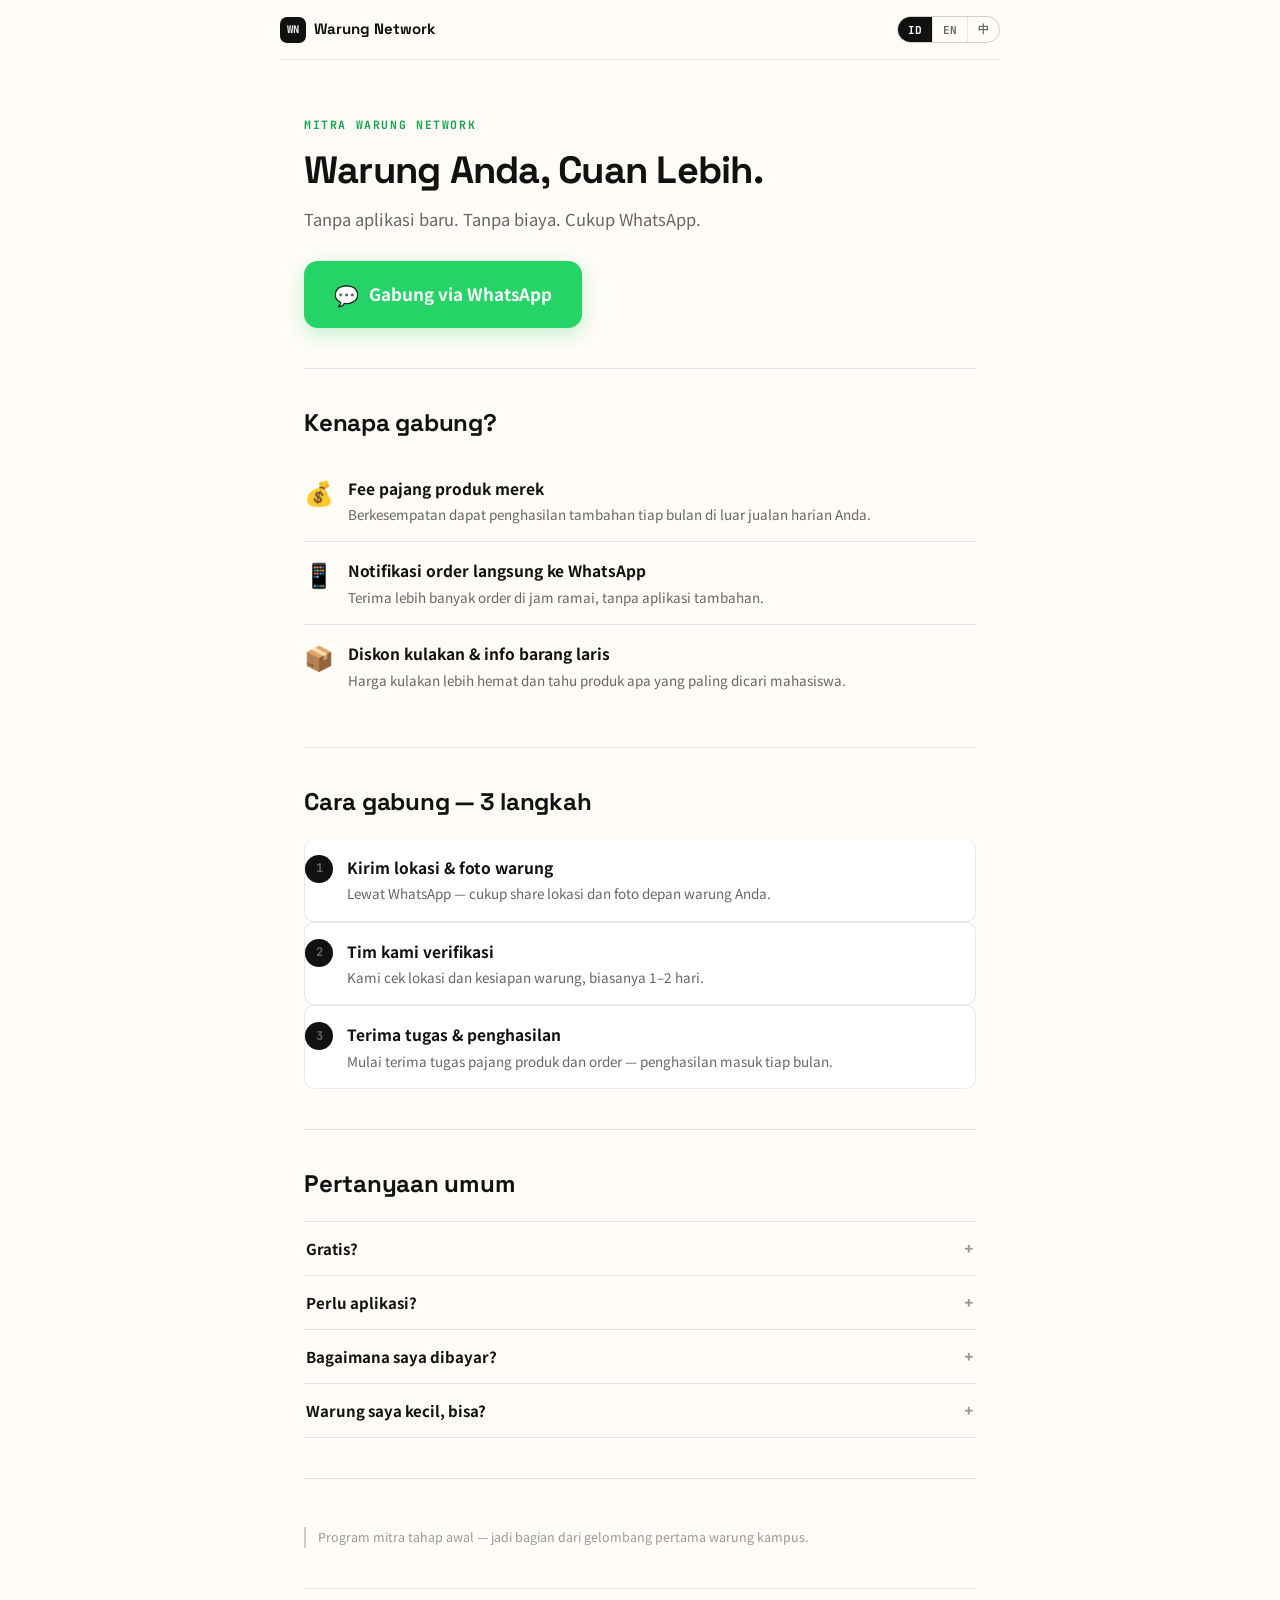
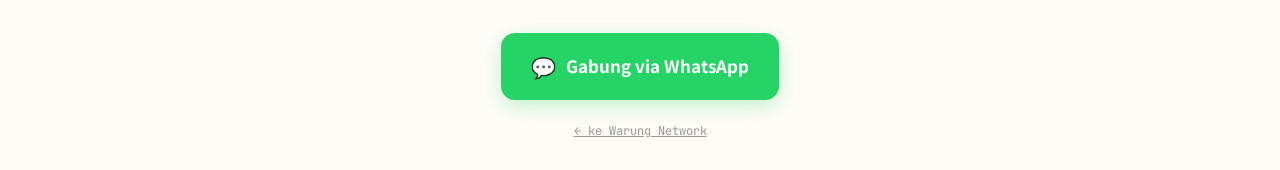
<file: mitra.html>
<!DOCTYPE html>
<html lang="id">
<head>
  <meta charset="UTF-8">
  <meta name="viewport" content="width=device-width, initial-scale=1.0">
  <!-- description 由 mitra.js 随语言切换更新（key: meta.desc），默认印尼语 -->
  <meta name="description" content="Gabung Mitra Warung Network — tanpa aplikasi baru, tanpa biaya, cukup WhatsApp. Program mitra tahap awal untuk warung kampus.">
  <title>Mitra Warung Network — Warung Anda, Cuan Lebih</title>

  <!-- 字体与主站一致：Space Grotesk + JetBrains Mono + Noto Sans SC -->
  <link rel="preconnect" href="https://fonts.googleapis.com">
  <link rel="preconnect" href="https://fonts.gstatic.com" crossorigin>
  <link href="https://fonts.googleapis.com/css2?family=Space+Grotesk:wght@500;700&family=JetBrains+Mono:wght@500;700&family=Noto+Sans+SC:wght@400;500;700;900&display=swap" rel="stylesheet">

  <!-- 本地资源带版本号（与主站同步递增） -->
  <link rel="stylesheet" href="assets/css/style.css?v=9">
</head>
<body class="mitra">

  <!-- 顶栏：小 logo（回主站）+ 小号语言切换 ID | EN | 中 -->
  <header class="mitra-top container">
    <a class="mitra-top__brand" href="index.html">
      <span class="mitra-top__logo" aria-hidden="true">WN</span>
      Warung Network
    </a>
    <div class="lang-switch lang-switch--sm" id="langSwitch" role="group" aria-label="Bahasa / Language / 语言">
      <button type="button" data-lang="id" class="active">ID</button>
      <button type="button" data-lang="en">EN</button>
      <button type="button" data-lang="zh">中</button>
    </div>
  </header>

  <main class="container">

    <!-- 1. Hero -->
    <section class="mitra-hero">
      <div class="mitra-hero__eyebrow" data-i18n="hero.eyebrow">Mitra Warung Network</div>
      <h1 class="mitra-hero__title" data-i18n="hero.title">Warung Anda, Cuan Lebih.</h1>
      <p class="mitra-hero__sub" data-i18n="hero.sub">Tanpa aplikasi baru. Tanpa biaya. Cukup WhatsApp.</p>
      <a class="btn--wa js-wa-cta" href="#" target="_blank" rel="noopener">
        <span class="wa-ic" aria-hidden="true">💬</span>
        <span data-i18n="cta.wa">Gabung via WhatsApp</span>
      </a>
    </section>

    <!-- 2. 三个好处 -->
    <section class="mitra-section">
      <h2 class="mitra-section__title" data-i18n="benefits.title">Kenapa gabung?</h2>
      <div class="benefit">
        <span class="benefit__icon" aria-hidden="true">💰</span>
        <div>
          <div class="benefit__title" data-i18n="b1.title">Fee pajang produk merek</div>
          <div class="benefit__desc" data-i18n="b1.desc">Berkesempatan dapat penghasilan tambahan tiap bulan di luar jualan harian Anda.</div>
        </div>
      </div>
      <div class="benefit">
        <span class="benefit__icon" aria-hidden="true">📱</span>
        <div>
          <div class="benefit__title" data-i18n="b2.title">Notifikasi order langsung ke WhatsApp</div>
          <div class="benefit__desc" data-i18n="b2.desc">Terima lebih banyak order di jam ramai, tanpa aplikasi tambahan.</div>
        </div>
      </div>
      <div class="benefit">
        <span class="benefit__icon" aria-hidden="true">📦</span>
        <div>
          <div class="benefit__title" data-i18n="b3.title">Diskon kulakan & info barang laris</div>
          <div class="benefit__desc" data-i18n="b3.desc">Harga kulakan lebih hemat dan tahu produk apa yang paling dicari mahasiswa.</div>
        </div>
      </div>
    </section>

    <!-- 3. 三步加入 -->
    <section class="mitra-section">
      <h2 class="mitra-section__title" data-i18n="steps.title">Cara gabung — 3 langkah</h2>
      <div class="step">
        <span class="step__num">1</span>
        <div>
          <div class="step__title" data-i18n="s1.title">Kirim lokasi & foto warung</div>
          <div class="step__desc" data-i18n="s1.desc">Lewat WhatsApp — cukup share lokasi dan foto depan warung Anda.</div>
        </div>
      </div>
      <div class="step">
        <span class="step__num">2</span>
        <div>
          <div class="step__title" data-i18n="s2.title">Tim kami verifikasi</div>
          <div class="step__desc" data-i18n="s2.desc">Kami cek lokasi dan kesiapan warung, biasanya 1–2 hari.</div>
        </div>
      </div>
      <div class="step">
        <span class="step__num">3</span>
        <div>
          <div class="step__title" data-i18n="s3.title">Terima tugas & penghasilan</div>
          <div class="step__desc" data-i18n="s3.desc">Mulai terima tugas pajang produk dan order — penghasilan masuk tiap bulan.</div>
        </div>
      </div>
    </section>

    <!-- 4. FAQ 手风琴 -->
    <section class="mitra-section">
      <h2 class="mitra-section__title" data-i18n="faq.title">Pertanyaan umum</h2>
      <div class="faq-item">
        <button type="button" class="faq-q" aria-expanded="false">
          <span data-i18n="faq.q1">Gratis?</span>
          <span class="faq-ic" aria-hidden="true">+</span>
        </button>
        <div class="faq-a" hidden data-i18n="faq.a1">Ya, 100% gratis. Tidak ada biaya pendaftaran maupun biaya bulanan.</div>
      </div>
      <div class="faq-item">
        <button type="button" class="faq-q" aria-expanded="false">
          <span data-i18n="faq.q2">Perlu aplikasi?</span>
          <span class="faq-ic" aria-hidden="true">+</span>
        </button>
        <div class="faq-a" hidden data-i18n="faq.a2">Tidak perlu. Semua berjalan lewat WhatsApp yang sudah Anda pakai sehari-hari.</div>
      </div>
      <div class="faq-item">
        <button type="button" class="faq-q" aria-expanded="false">
          <span data-i18n="faq.q3">Bagaimana saya dibayar?</span>
          <span class="faq-ic" aria-hidden="true">+</span>
        </button>
        <div class="faq-a" hidden data-i18n="faq.a3">Transfer via QRIS / DANA, dihitung dan dibayarkan setiap bulan.</div>
      </div>
      <div class="faq-item">
        <button type="button" class="faq-q" aria-expanded="false">
          <span data-i18n="faq.q4">Warung saya kecil, bisa?</span>
          <span class="faq-ic" aria-hidden="true">+</span>
        </button>
        <div class="faq-a" hidden data-i18n="faq.a4">Bisa. Selama warung Anda berada dalam radius 1 km dari kampus, Anda bisa mendaftar.</div>
      </div>
    </section>

    <!-- 5. 诚实声明 -->
    <section class="mitra-section">
      <p class="mitra-honest" data-i18n="honest">Program mitra tahap awal — jadi bagian dari gelombang pertama warung kampus.</p>
    </section>

    <!-- 6. 底部大 CTA + 回主站 -->
    <section class="mitra-bottom">
      <a class="btn--wa js-wa-cta" href="#" target="_blank" rel="noopener">
        <span class="wa-ic" aria-hidden="true">💬</span>
        <span data-i18n="cta.wa">Gabung via WhatsApp</span>
      </a>
      <br>
      <a class="mitra-home" href="index.html" data-i18n="home">← ke Warung Network</a>
    </section>

  </main>

  <script src="assets/js/data.js?v=9"></script>
  <script src="assets/js/mitra.js?v=9"></script>
</body>
</html>
</file>
<file: assets/css/style.css>
/* ============================================================
 * Warung Network — 全站样式（v3 白色 Grok 风 + 三语切换）
 * 设计：纯白/近白底 · 近黑文字 · 1px 细分隔线 · 大量留白
 *   黑白为主，强调色 #E8611C 仅极少量点缀（Hero 关键词）
 *   标题 Space Grotesk · 正文 Noto Sans SC · 数据 JetBrains Mono
 * ============================================================ */

:root {
  --bg: #FFFFFF;
  --bg-raised: #FAFAFA;
  --bg-card: #FFFFFF;
  --text: #111111;
  --text-dim: #666666;
  --text-faint: #999999;
  --line: rgba(0, 0, 0, .09);
  --line-strong: rgba(0, 0, 0, .18);
  --accent: #E8611C;              /* 极少量点缀：Hero 关键词 */
  --green: #16A34A;
  --green-dim: rgba(22, 163, 74, .08);
  --radius: 10px;
  --font-display: 'Space Grotesk', 'Noto Sans SC', -apple-system, 'Segoe UI', sans-serif;
  --font-body: 'Noto Sans SC', 'PingFang SC', 'Microsoft YaHei', sans-serif;
  --font-mono: 'JetBrains Mono', 'SFMono-Regular', Consolas, monospace;
}

* { margin: 0; padding: 0; box-sizing: border-box; }

html { scroll-behavior: smooth; }

body {
  font-family: var(--font-body);
  color: var(--text);
  background: var(--bg);
  line-height: 1.65;
  -webkit-font-smoothing: antialiased;
}

.container { max-width: 1120px; margin: 0 auto; padding: 0 24px; }

h1, h2, h3 {
  font-family: var(--font-display);
  font-weight: 700;
  line-height: 1.2;
  letter-spacing: -.01em;
}

::selection { background: #111; color: #fff; }

/* ---------- 滚动渐显（IntersectionObserver 驱动，300ms ease-out） ---------- */
.reveal {
  opacity: 0;
  transform: translateY(12px);
  transition: opacity .3s ease-out, transform .3s ease-out;
}
.reveal.reveal-in { opacity: 1; transform: none; }

/* ---------- 按钮：黑白体系（CTA 黑底白字） ---------- */
.btn {
  display: inline-block;
  padding: 14px 28px;
  border-radius: 8px;
  font-weight: 700;
  font-size: 15px;
  text-decoration: none;
  transition: background .18s ease, border-color .18s ease, transform .18s ease, color .18s ease;
  cursor: pointer;
  border: 1px solid transparent;
}
.btn--primary {
  background: var(--text);
  color: #fff;
}
.btn--primary:hover { background: #333; transform: translateY(-2px); }
.btn--ghost {
  background: transparent;
  color: var(--text);
  border-color: var(--line-strong);
}
.btn--ghost:hover { border-color: var(--text); transform: translateY(-2px); }
.btn--light {
  background: transparent;
  color: var(--text);
  border-color: var(--line-strong);
  font-family: var(--font-mono);
  font-size: 14px;
}
.btn--light:hover { border-color: var(--text); transform: translateY(-2px); }
.btn--sm { padding: 9px 20px; font-size: 14px; }

/* ---------- 导航：白色半透明毛玻璃 + 底部 1px 细线 ---------- */
.nav {
  position: fixed;
  inset: 0 0 auto 0;
  z-index: 1000;
  background: rgba(255, 255, 255, .78);
  backdrop-filter: blur(14px);
  -webkit-backdrop-filter: blur(14px);
  border-bottom: 1px solid var(--line);
}
.nav__inner { display: flex; align-items: center; gap: 20px; height: 60px; }
.nav__brand { display: flex; align-items: center; gap: 10px; text-decoration: none; color: var(--text); }
.nav__logo {
  width: 32px; height: 32px; border-radius: 7px;
  background: var(--text);
  color: #fff;
  display: grid; place-items: center;
  font-family: var(--font-display); font-weight: 700; font-size: 13px;
}
.nav__name { font-family: var(--font-display); font-weight: 700; font-size: 16px; line-height: 1.1; }
.nav__sub {
  display: block; font-size: 10.5px; font-weight: 500;
  color: var(--text-faint); letter-spacing: .12em;
  font-family: var(--font-mono);
}
.nav__links { display: flex; gap: 24px; margin-left: auto; }
.nav__links a {
  color: var(--text-dim); text-decoration: none; font-size: 14px; font-weight: 500;
  transition: color .15s ease;
}
.nav__links a:hover, .nav__links a.active { color: var(--text); }
.nav__cta { white-space: nowrap; }
.nav__toggle { display: none; }

/* ---------- 语言切换器：文字按钮组，当前语言黑底白字 ---------- */
.lang-switch {
  display: flex;
  border: 1px solid var(--line-strong);
  border-radius: 999px;
  overflow: hidden;
  flex: none;
}
.lang-switch button {
  appearance: none;
  background: transparent;
  border: none;
  padding: 6px 12px;
  font-family: var(--font-mono);
  font-size: 12px; font-weight: 700;
  color: var(--text-dim);
  cursor: pointer;
  transition: background .15s ease, color .15s ease;
}
.lang-switch button + button { border-left: 1px solid var(--line); }
.lang-switch button:hover { color: var(--text); }
.lang-switch button.active { background: var(--text); color: #fff; }

/* ---------- Hero：大字标题 + 极简排版 + 底部细数据带 ---------- */
.hero { padding: 176px 0 0; background: var(--bg); }
.hero__inner { max-width: 820px; }
.hero__eyebrow {
  display: inline-block;
  font-family: var(--font-mono);
  font-weight: 500; font-size: 12px; letter-spacing: .18em;
  text-transform: uppercase;
  color: var(--text-dim);
  border: 1px solid var(--line);
  padding: 6px 14px; border-radius: 999px;
  margin-bottom: 28px;
}
.hero__title {
  font-size: clamp(2.5rem, 6vw, 4.5rem);
  font-weight: 700;
  color: var(--text);
  margin-bottom: 24px;
  letter-spacing: -.02em;
}
.hero__accent { color: var(--accent); }
.hero__subtitle {
  font-size: clamp(15px, 1.8vw, 18px);
  color: var(--text-dim);
  max-width: 640px;
  margin-bottom: 36px;
}
.hero__subtitle strong { color: var(--text); font-weight: 700; }
.hero__ctas { display: flex; flex-wrap: wrap; gap: 12px; margin-bottom: 28px; }
.hero__note {
  font-size: 13.5px; color: var(--text-faint);
  border-left: 2px solid var(--line-strong);
  padding-left: 12px;
  margin-bottom: 64px;
}
.hero__strip {
  display: flex; flex-wrap: wrap;
  border-top: 1px solid var(--line);
}
.hero__strip-item {
  flex: 1 1 160px;
  padding: 20px 24px 22px 0;
  font-size: 13px; color: var(--text-dim);
  border-right: 1px solid var(--line);
  margin-right: 24px;
}
.hero__strip-item:last-child { border-right: none; margin-right: 0; }
.hero__strip-item b {
  display: block;
  font-family: var(--font-mono);
  font-size: 22px; font-weight: 700;
  color: var(--text);
  font-variant-numeric: tabular-nums;
  margin-bottom: 2px;
}
.hero__strip-item i { font-style: normal; }

/* ---------- 通用 Section ---------- */
.section { padding: 96px 0; border-top: 1px solid var(--line); }
.section--alt { background: var(--bg-raised); }
.section__eyebrow {
  font-family: var(--font-mono);
  font-size: 12px; font-weight: 500; letter-spacing: .18em;
  color: var(--text-faint);
  text-transform: uppercase;
  margin-bottom: 14px;
}
.section__title {
  font-size: clamp(1.7rem, 3.4vw, 2.4rem);
  color: var(--text);
  margin-bottom: 14px;
  letter-spacing: -.015em;
}
.section__lead { font-size: 16px; color: var(--text-dim); max-width: 680px; margin-bottom: 48px; }

/* ---------- 市场机会：大数字卡片 ---------- */
.stats {
  display: grid;
  grid-template-columns: repeat(3, 1fr);
  gap: 14px;
  margin-bottom: 64px;
}
.stat-card {
  background: var(--bg-card);
  border: 1px solid var(--line);
  border-radius: var(--radius);
  padding: 28px 26px;
  transition: border-color .18s ease, transform .18s ease;
}
.stat-card:hover { border-color: var(--line-strong); transform: translateY(-2px); }
.stat-card__num {
  font-family: var(--font-mono);
  font-size: clamp(1.9rem, 3.2vw, 2.6rem);
  font-weight: 700;
  color: var(--text);
  font-variant-numeric: tabular-nums;
  letter-spacing: -.02em;
  margin-bottom: 8px;
}
.stat-card__label { font-size: 13.5px; color: var(--text-dim); }

/* 中国品牌抢滩 */
.brands__title { font-size: 19px; color: var(--text); margin-bottom: 18px; }
.brands__grid { display: grid; grid-template-columns: repeat(4, 1fr); gap: 12px; margin-bottom: 18px; }
.brand-chip {
  background: var(--bg-card);
  border: 1px solid var(--line);
  border-radius: var(--radius);
  padding: 18px 18px;
  transition: border-color .18s ease, transform .18s ease;
}
.brand-chip:hover { border-color: var(--line-strong); transform: translateY(-2px); }
.brand-chip strong { display: block; font-size: 15px; color: var(--text); margin-bottom: 5px; }
.brand-chip span { font-size: 13px; color: var(--text-dim); line-height: 1.6; }
.brands__note { font-size: 14.5px; color: var(--text); font-weight: 700; }

/* ---------- 地图模块 ---------- */
.section--map { padding-bottom: 0; }
.section--map .container { margin-bottom: 36px; }

/* 漏斗统计条：等宽字体横排极简 */
.funnel {
  display: flex; flex-wrap: wrap; align-items: center; gap: 0;
  border: 1px solid var(--line);
  border-radius: var(--radius);
  background: var(--bg-card);
  margin-bottom: 18px;
  overflow: hidden;
}
.funnel__stage {
  flex: 1 1 110px;
  padding: 14px 18px;
  display: flex; align-items: baseline; gap: 10px;
  border-right: 1px solid var(--line);
}
.funnel__stage:last-of-type { border-right: none; }
.funnel__dot {
  width: 8px; height: 8px; border-radius: 50%; flex: none;
  align-self: center;
  border: 1px solid rgba(0, 0, 0, .2);
}
.funnel__num {
  font-family: var(--font-mono);
  font-size: 22px; font-weight: 700; color: var(--text);
  font-variant-numeric: tabular-nums;
  line-height: 1;
}
.funnel__label { font-size: 12.5px; color: var(--text-dim); }
.funnel__arrow {
  align-self: center; padding: 0 8px;
  color: var(--text-faint);
  font-family: var(--font-mono);
}

/* 筛选栏 */
.map-filters { display: flex; flex-wrap: wrap; gap: 16px 28px; align-items: flex-end; }
.map-filters__label {
  display: block;
  font-family: var(--font-mono);
  font-size: 11.5px; font-weight: 500; letter-spacing: .1em;
  text-transform: uppercase;
  color: var(--text-faint);
  margin-bottom: 8px;
}
.map-filters__select {
  font-family: var(--font-body);
  font-size: 14px;
  color: var(--text);
  background: var(--bg-card);
  border: 1px solid var(--line);
  border-radius: 8px;
  padding: 10px 14px;
  min-width: 260px;
  cursor: pointer;
}
.map-filters__select:focus { outline: none; border-color: var(--line-strong); }
.status-chips { display: flex; flex-wrap: wrap; gap: 8px; }
.status-chip {
  display: inline-flex; align-items: center; gap: 7px;
  font-size: 13px; font-weight: 500;
  background: transparent;
  color: var(--text-dim);
  border: 1px solid var(--line);
  border-radius: 999px;
  padding: 7px 14px;
  cursor: pointer;
  transition: border-color .15s ease, background .15s ease, color .15s ease;
}
.status-chip::before {
  content: ''; width: 8px; height: 8px; border-radius: 50%;
  background: var(--chip-color, #999);
  border: 1px solid rgba(0, 0, 0, .15);
}
.status-chip:hover { border-color: var(--line-strong); color: var(--text); }
.status-chip.active {
  background: var(--text);
  color: #fff;
  border-color: var(--text);
}

/* 地图容器 */
.map-wrap { position: relative; border-top: 1px solid var(--line); }
#leafletMap {
  width: 100%;
  height: min(72vh, 680px);
  min-height: 460px;
  z-index: 1;
  background: #F5F5F3; /* 与 Positron 瓦片底色一致，加载前不突兀 */
}

/* 图例（浅色） */
.map-legend {
  position: absolute;
  left: 16px; bottom: 22px;
  z-index: 500;
  background: rgba(255, 255, 255, .9);
  backdrop-filter: blur(8px);
  border: 1px solid var(--line);
  border-radius: var(--radius);
  padding: 12px 16px;
  font-size: 12.5px;
  line-height: 2.1;
  color: var(--text-dim);
  box-shadow: 0 4px 16px rgba(0, 0, 0, .06);
}
.map-legend__title {
  font-family: var(--font-mono);
  font-weight: 700; color: var(--text);
  font-size: 11px; letter-spacing: .12em; text-transform: uppercase;
  margin-bottom: 4px;
}
.map-legend__item { display: flex; align-items: center; gap: 8px; }
.map-legend__swatch {
  width: 10px; height: 10px; border-radius: 50%; flex: none;
  border: 1px solid rgba(0, 0, 0, .2);
}
.map-legend__swatch--uni {
  background: #fff;
  border: 1.5px solid var(--text);
}
.map-legend__swatch--pulse { position: relative; }
.map-legend__swatch--pulse::after {
  content: ''; position: absolute; inset: -5px;
  border-radius: 50%; border: 1.5px solid var(--green);
  animation: legendPulse 1.6s ease-out infinite;
}
@keyframes legendPulse { 0% { transform: scale(.5); opacity: .9; } 100% { transform: scale(1.4); opacity: 0; } }

/* 数据来源角标：双态常显——默认黄色「演示数据 · 示例网络」；实时数据加载后转绿 */
.map-demo-note {
  display: block;
  position: absolute;
  right: 14px; bottom: 22px;
  z-index: 500;
  background: rgba(255, 255, 255, .92);
  backdrop-filter: blur(8px);
  border: 1px solid rgba(217, 119, 6, .45);
  color: #b45309;
  font-family: var(--font-mono);
  font-size: 11.5px;
  letter-spacing: .04em;
  padding: 8px 14px;
  border-radius: 999px;
  box-shadow: 0 4px 16px rgba(0, 0, 0, .06);
}
.map-demo-note--live {
  border-color: rgba(22, 163, 74, .4);
  color: var(--green);
}

/* 大学徽章 marker（浅色适配：白底黑字黑边） */
.uni-marker {
  width: 34px; height: 34px;
  border-radius: 50%;
  background: #fff !important;
  border: 1.5px solid var(--text);
  box-shadow: 0 2px 8px rgba(0, 0, 0, .18);
  display: grid; place-items: center;
  color: var(--text);
  font-family: var(--font-mono);
  font-weight: 700;
  font-size: 11.5px;
  cursor: pointer;
  transition: border-color .15s ease, transform .15s ease;
}
.uni-marker:hover { transform: scale(1.12); }
.uni-marker.dimmed { opacity: .25; }

/* 活跃点位脉冲环（独立 overlay 图层，circleMarker 本体走 canvas） */
.warung-pulse {
  width: 10px; height: 10px;
  border-radius: 50%;
  border: 1.5px solid var(--green);
  animation: warungPulse 1.6s ease-out infinite;
  pointer-events: none;
}
@keyframes warungPulse {
  0% { transform: scale(.6); opacity: .95; box-shadow: 0 0 0 0 rgba(22, 163, 74, .4); }
  100% { transform: scale(2.6); opacity: 0; box-shadow: 0 0 0 6px rgba(22, 163, 74, 0); }
}
/* 淡化时必须取消动画，否则动画帧里的 opacity 会覆盖本声明 */
.warung-pulse.dimmed { animation: none; opacity: .1; }

/* Leaflet popup 浅色化 */
.leaflet-popup-content-wrapper {
  background: #fff;
  color: var(--text);
  border: 1px solid var(--line-strong);
  border-radius: var(--radius);
  box-shadow: 0 12px 32px rgba(0, 0, 0, .14);
  font-family: var(--font-body);
}
/* tip 是旋转 45° 的方块：只保留下/右两边与 wrapper 边框衔接，四边全画会多出方框 */
.leaflet-popup-tip {
  background: #fff;
  border: none;
  border-right: 1px solid var(--line-strong);
  border-bottom: 1px solid var(--line-strong);
  box-shadow: none;
}
.leaflet-popup-content { margin: 14px 18px; line-height: 1.6; }
.leaflet-popup-close-button {
  color: var(--text-faint) !important;
  font-size: 16px;
  padding: 6px 8px 0 0;
}
.leaflet-popup-close-button:hover { color: var(--text) !important; }
.popup-title { font-family: var(--font-display); font-weight: 700; font-size: 15px; color: var(--text); margin-bottom: 4px; }
.popup-sub { font-size: 12px; color: var(--text-dim); margin-bottom: 8px; font-family: var(--font-mono); }
.popup-tags { display: flex; flex-wrap: wrap; gap: 5px; }
.popup-tag {
  font-size: 11.5px; padding: 2px 9px; border-radius: 999px;
  background: rgba(0, 0, 0, .04); color: var(--text-dim);
  border: 1px solid var(--line);
}
.popup-status {
  display: inline-block; margin-top: 8px;
  font-size: 12px; font-weight: 700; color: #fff;
  padding: 3px 11px; border-radius: 999px;
}
/* target 状态徽章底色为半透明深灰，白字对比度不足 → 近黑文字 + 描边 */
.popup-status--light {
  color: var(--text);
  border: 1px solid var(--line-strong);
}
.popup-stat { font-size: 13px; color: var(--text-dim); }
.popup-stat strong { color: var(--text); font-family: var(--font-mono); }

/* Leaflet 控件浅色化 */
.leaflet-bar a {
  background: #fff;
  color: var(--text);
  border-bottom: 1px solid var(--line);
}
.leaflet-bar a:hover { background: var(--bg-raised); }
.leaflet-control-attribution {
  background: rgba(255, 255, 255, .75) !important;
  color: var(--text-faint) !important;
  font-size: 10.5px;
}
.leaflet-control-attribution a { color: var(--text-dim) !important; }

/* ---------- 产品服务 ---------- */
.products { display: grid; grid-template-columns: repeat(4, 1fr); gap: 14px; }
.product-card {
  position: relative;
  background: var(--bg-card);
  border: 1px solid var(--line);
  border-radius: var(--radius);
  padding: 26px 22px;
  transition: border-color .18s ease, transform .18s ease;
  display: flex; flex-direction: column;
}
.product-card:hover { border-color: var(--line-strong); transform: translateY(-2px); }
.product-card--hot { border-color: var(--text); }
.product-card__badge {
  position: absolute; top: -12px; right: 18px;
  background: var(--text); color: #fff;
  font-size: 12px; font-weight: 700;
  padding: 4px 12px; border-radius: 999px;
}
.product-card__tier {
  font-family: var(--font-mono);
  font-size: 12px; font-weight: 700; letter-spacing: .16em;
  color: var(--text-faint);
  margin-bottom: 10px;
}
.product-card__name { font-size: 18px; color: var(--text); margin-bottom: 8px; }
.product-card__price {
  font-family: var(--font-mono);
  font-size: 21px; font-weight: 700; color: var(--text);
  font-variant-numeric: tabular-nums;
  margin-bottom: 18px;
}
.product-card__price small { font-size: 12.5px; color: var(--text-faint); font-weight: 500; }
.product-card__list { list-style: none; margin-bottom: 20px; flex: 1; }
.product-card__list li {
  font-size: 13.5px; color: var(--text-dim);
  padding: 7px 0 7px 20px;
  position: relative;
  border-bottom: 1px solid var(--line);
}
.product-card__list li::before {
  content: '✓'; position: absolute; left: 0;
  color: var(--green); font-weight: 700;
}
.product-card__meta {
  display: flex; justify-content: space-between; align-items: center;
  font-size: 12px; color: var(--text-faint);
  font-family: var(--font-mono);
}
.tag {
  background: var(--green-dim); color: var(--green);
  font-weight: 700; font-size: 11.5px;
  padding: 3px 10px; border-radius: 999px;
  border: 1px solid rgba(22, 163, 74, .3);
}

/* ---------- 档期表 ---------- */
.slots { display: grid; grid-template-columns: 1fr 1fr; gap: 14px; margin-bottom: 26px; }
.slot-month {
  background: var(--bg-card);
  border: 1px solid var(--line);
  border-radius: var(--radius);
  padding: 22px 24px;
}
.slot-month__head { display: flex; justify-content: space-between; align-items: baseline; margin-bottom: 18px; }
.slot-month__name { font-family: var(--font-display); font-weight: 700; font-size: 16px; color: var(--text); }
.slot-month__date { font-size: 12.5px; color: var(--text-faint); font-family: var(--font-mono); }
.slot-grid { display: grid; grid-template-columns: repeat(8, 1fr); gap: 7px; margin-bottom: 14px; }
.slot-cell {
  aspect-ratio: 1;
  border-radius: 7px;
  display: grid; place-items: center;
  font-family: var(--font-mono); font-size: 12px; font-weight: 700;
}
.slot-cell--open {
  background: transparent; color: var(--green);
  border: 1px dashed rgba(22, 163, 74, .45);
}
.slot-cell--taken {
  background: rgba(0, 0, 0, .04); color: var(--text-faint);
  border: 1px solid var(--line); text-decoration: line-through;
}
.slot-month__foot { font-size: 13.5px; color: var(--text-dim); }
.slot-month__foot strong { color: var(--text); font-size: 16px; font-family: var(--font-mono); }
/* 档期示例标注（坑位占用为演示占位，非真实数据） */
.slots-note {
  margin-top: 12px;
  font-size: 12px;
  color: var(--text-faint);
  text-align: center;
  font-family: var(--font-mono);
  letter-spacing: .05em;
}

.slots-rules { display: grid; grid-template-columns: repeat(3, 1fr); gap: 12px; }
.rule {
  background: transparent;
  border: 1px solid var(--line);
  border-radius: var(--radius);
  padding: 16px 18px;
}
.rule strong { display: block; color: var(--text); font-size: 14.5px; margin-bottom: 4px; }
.rule span { font-size: 13px; color: var(--text-dim); }

/* ---------- 流程 ---------- */
.steps {
  display: grid;
  grid-template-columns: 1fr auto 1fr auto 1fr auto 1fr;
  gap: 12px;
  align-items: stretch;
  margin-bottom: 40px;
}
.step {
  background: var(--bg-card);
  border: 1px solid var(--line);
  border-radius: var(--radius);
  padding: 24px 20px;
  transition: border-color .18s ease, transform .18s ease;
}
.step:hover { border-color: var(--line-strong); transform: translateY(-2px); }
.step__num {
  width: 36px; height: 36px; border-radius: 8px;
  background: var(--text);
  color: #fff;
  font-family: var(--font-mono); font-weight: 700; font-size: 15px;
  display: grid; place-items: center;
  margin-bottom: 16px;
}
.step h3 { font-size: 16px; color: var(--text); margin-bottom: 8px; }
.step p { font-size: 13.5px; color: var(--text-dim); }
.step__arrow { align-self: center; color: var(--text-faint); font-size: 18px; }

.compliance {
  background: var(--bg-card);
  border: 1px solid var(--line);
  border-left: 3px solid var(--green);
  border-radius: var(--radius);
  padding: 24px 28px;
}
.compliance__title { font-size: 16px; color: var(--text); margin-bottom: 12px; }
.compliance__list { list-style: none; }
.compliance__list li { font-size: 14px; color: var(--text-dim); padding: 6px 0 6px 22px; position: relative; }
.compliance__list li::before { content: '▸'; position: absolute; left: 0; color: var(--green); top: 6px; }
.compliance__list strong { color: var(--text); }

/* ---------- 信任卡 ---------- */
.trust { display: grid; grid-template-columns: repeat(4, 1fr); gap: 14px; }
.trust-card {
  background: var(--bg-card);
  border: 1px solid var(--line);
  border-radius: var(--radius);
  padding: 26px 22px;
  transition: border-color .18s ease, transform .18s ease;
}
.trust-card:hover { border-color: var(--line-strong); transform: translateY(-2px); }
.trust-card__icon { font-size: 26px; margin-bottom: 14px; filter: grayscale(1); }
.trust-card h3 { font-size: 16.5px; color: var(--text); margin-bottom: 8px; }
.trust-card p { font-size: 13.5px; color: var(--text-dim); }

/* ---------- CTA ---------- */
.cta {
  background: var(--bg-raised);
  border-top: 1px solid var(--line);
  padding: 104px 0;
  text-align: center;
}
.cta__title {
  font-size: clamp(1.8rem, 3.8vw, 2.6rem);
  color: var(--text);
  margin-bottom: 16px;
  letter-spacing: -.015em;
}
.cta__lead { font-size: 16px; color: var(--text-dim); max-width: 600px; margin: 0 auto 36px; }
.cta__contacts { display: flex; flex-wrap: wrap; justify-content: center; gap: 12px; }

/* ---------- Footer ---------- */
.footer { background: var(--bg); border-top: 1px solid var(--line); padding: 48px 0 36px; }
.footer__inner { display: flex; flex-direction: column; gap: 20px; }
.footer__brand strong { display: block; font-family: var(--font-display); color: var(--text); font-size: 16px; }
.footer__brand span { font-size: 13px; color: var(--text-faint); }
.footer__links { display: flex; flex-wrap: wrap; gap: 22px; }
.footer__links a { color: var(--text-dim); text-decoration: none; font-size: 13.5px; transition: color .15s ease; }
.footer__links a:hover { color: var(--text); }
.footer__copy {
  font-size: 12px; color: var(--text-faint);
  border-top: 1px solid var(--line); padding-top: 20px;
  font-family: var(--font-mono);
}

/* ---------- 数字滚动 ---------- */
.count-up { font-variant-numeric: tabular-nums; }

/* ---------- 响应式 ---------- */
@media (max-width: 960px) {
  .stats { grid-template-columns: repeat(2, 1fr); }
  .brands__grid { grid-template-columns: repeat(2, 1fr); }
  .products { grid-template-columns: repeat(2, 1fr); }
  .trust { grid-template-columns: repeat(2, 1fr); }
  .steps { grid-template-columns: 1fr; }
  .step__arrow { transform: rotate(90deg); justify-self: center; }
}

@media (max-width: 720px) {
  .nav__links {
    position: absolute;
    top: 60px; left: 0; right: 0;
    flex-direction: column;
    gap: 0;
    background: rgba(255, 255, 255, .97);
    backdrop-filter: blur(14px);
    border-bottom: 1px solid var(--line);
    display: none;
    margin-left: 0;
  }
  .nav__links.open { display: flex; }
  .nav__links a { padding: 15px 24px; border-top: 1px solid var(--line); }
  .nav__cta { display: none; }
  .nav__toggle {
    display: flex; flex-direction: column; gap: 5px;
    margin-left: auto;
    background: none; border: none; cursor: pointer; padding: 8px;
  }
  .nav__toggle span { width: 20px; height: 2px; background: var(--text); border-radius: 2px; }
  .lang-switch button { padding: 6px 9px; font-size: 11px; }

  .hero { padding: 136px 0 0; }
  .hero__note { margin-bottom: 44px; }
  .hero__strip-item { flex: 1 1 45%; border-right: none; padding-right: 0; }
  .section { padding: 64px 0; }
  .stats { grid-template-columns: repeat(2, 1fr); gap: 10px; }
  .stat-card { padding: 20px 18px; }
  .brands__grid { grid-template-columns: 1fr; }
  .products { grid-template-columns: 1fr; }
  .slots { grid-template-columns: 1fr; }
  .slots-rules { grid-template-columns: 1fr; }
  .trust { grid-template-columns: 1fr; }
  .slot-grid { grid-template-columns: repeat(4, 1fr); }
  .funnel__stage { flex: 1 1 45%; border-bottom: 1px solid var(--line); }
  .funnel__arrow { display: none; }
  #leafletMap { height: 64vh; min-height: 420px; }
  .map-filters__select { min-width: 0; width: 100%; }
  .map-filters__group { width: 100%; }
  .map-legend { font-size: 11.5px; padding: 10px 12px; left: 10px; bottom: 14px; }
  .map-demo-note { font-size: 10.5px; right: 10px; bottom: 14px; max-width: 46%; border-radius: 10px; text-align: center; }
}

/* ============================================================
 * v4 新增模块：首发 SKU 货架 + 校园社群网络
 * ============================================================ */

/* ---------- SKU 货架 ---------- */
.sku-block__title {
  font-size: 19px;
  color: var(--text);
  margin-bottom: 8px;
}
.sku-block__intro {
  font-size: 14px;
  color: var(--text-dim);
  margin-bottom: 24px;
}
.sku-grid {
  display: grid;
  grid-template-columns: repeat(4, 1fr);
  gap: 12px;
  margin-bottom: 56px;
}
.sku-card {
  background: var(--bg-card);
  border: 1px solid var(--line);
  border-radius: var(--radius);
  padding: 20px 18px;
  display: flex; flex-direction: column;
  transition: border-color .18s ease, transform .18s ease;
}
.sku-card:hover { border-color: var(--line-strong); transform: translateY(-2px); }
.sku-card__img {
  display: block;
  width: 100%;
  height: 160px;
  object-fit: contain;
  background: #FFFFFF; /* 白底产品图区域 */
  border-radius: calc(var(--radius) - 4px);
  margin-bottom: 14px;
}
.sku-card__top {
  display: flex; justify-content: flex-end; align-items: flex-start;
  margin-bottom: 14px;
}
.sku-card__tag {
  font-family: var(--font-mono);
  font-size: 10.5px; font-weight: 700; letter-spacing: .08em;
  color: var(--text-dim);
  border: 1px solid var(--line-strong);
  border-radius: 999px;
  padding: 3px 9px;
  text-transform: uppercase;
  white-space: nowrap;
}
.sku-card__name { font-size: 15.5px; color: var(--text); margin-bottom: 6px; }
.sku-card__desc { font-size: 13px; color: var(--text-dim); line-height: 1.6; flex: 1; margin-bottom: 14px; }
.sku-card__foot {
  display: flex; justify-content: space-between; align-items: baseline; gap: 8px;
  border-top: 1px solid var(--line);
  padding-top: 12px;
}
.sku-card__price {
  font-family: var(--font-mono);
  font-size: 14.5px; font-weight: 700; color: var(--text);
  font-variant-numeric: tabular-nums;
}
.sku-card__channel { font-size: 11.5px; color: var(--text-faint); text-align: right; }
.sku-card__bench {
  display: block;
  font-family: var(--font-mono);
  font-size: 11px;
  color: var(--text-faint);
  text-decoration: none;
  margin-top: 10px;
  white-space: nowrap;
  overflow: hidden;
  text-overflow: ellipsis;
  transition: color .18s ease;
}
.sku-card__bench:hover { color: var(--text); text-decoration: underline; }

/* ---------- 一日三餐 ---------- */
.meals-grid {
  display: grid;
  grid-template-columns: repeat(4, 1fr);
  gap: 12px;
}
.meal-card {
  background: var(--bg-card);
  border: 1px solid var(--line);
  border-radius: var(--radius);
  padding: 20px 18px;
  transition: border-color .18s ease, transform .18s ease;
}
.meal-card:hover { border-color: var(--line-strong); transform: translateY(-2px); }
.meal-card__time {
  display: flex; align-items: center; gap: 8px;
  font-family: var(--font-display);
  font-size: 16px; font-weight: 700; color: var(--text);
  margin-bottom: 8px;
}
.meal-card__list { list-style: none; display: flex; flex-direction: column; }
.meal-item {
  display: flex; align-items: center; gap: 8px; flex-wrap: wrap;
  padding: 8px 0;
  border-top: 1px solid var(--line);
  font-size: 13.5px; color: var(--text);
}
.meal-item:first-child { border-top: none; padding-top: 2px; }
.meal-item__name { flex: 1 1 auto; min-width: 120px; }
.meal-item__spice {
  font-size: 9px; letter-spacing: 1px;
  color: var(--accent); /* 辣度小圆点：暖橙点缀 */
  flex: none;
}
.meal-item__price {
  font-family: var(--font-mono);
  font-size: 12px; font-weight: 700; color: var(--text);
  font-variant-numeric: tabular-nums;
  flex: none;
}
.meal-item__tag {
  font-family: var(--font-mono);
  font-size: 10px; font-weight: 700; letter-spacing: .04em;
  color: var(--green);
  background: var(--green-dim);
  border-radius: 999px;
  padding: 2px 8px;
  flex: none;
}

/* ---------- 校园社群网络 ---------- */
.community-grid {
  display: grid;
  grid-template-columns: repeat(3, 1fr);
  gap: 10px;
  margin-bottom: 20px;
}
.community-card {
  display: flex; justify-content: space-between; align-items: center; gap: 10px;
  background: var(--bg-card);
  border: 1px solid var(--line);
  border-radius: var(--radius);
  padding: 13px 16px;
  transition: border-color .18s ease;
}
.community-card:hover { border-color: var(--line-strong); }
.community-card__name {
  font-size: 13.5px; font-weight: 500; color: var(--text);
  line-height: 1.35;
}
.community-card__join {
  flex: none;
  font-size: 12px; font-weight: 700;
  font-family: var(--font-mono);
  color: var(--text);
  text-decoration: none;
  border: 1px solid var(--line-strong);
  border-radius: 999px;
  padding: 5px 12px;
  white-space: nowrap;
  transition: background .15s ease, color .15s ease;
}
.community-card__join:hover { background: var(--text); color: #fff; }
.community-note {
  font-size: 12px;
  color: var(--text-faint);
  text-align: center;
  font-family: var(--font-mono);
  letter-spacing: .04em;
}

/* 大学 popup 内的社群加入按钮 */
.popup-join {
  display: inline-block;
  margin-top: 10px;
  font-size: 12.5px; font-weight: 700;
  color: #fff;
  background: var(--text);
  text-decoration: none;
  padding: 6px 14px;
  border-radius: 999px;
  transition: background .15s ease;
}
.popup-join:hover { background: #333; }

/* ---------- 新增模块响应式 ---------- */
@media (max-width: 960px) {
  .sku-grid { grid-template-columns: repeat(2, 1fr); }
  .meals-grid { grid-template-columns: repeat(2, 1fr); }
  .community-grid { grid-template-columns: repeat(2, 1fr); }
}
@media (max-width: 720px) {
  .sku-grid { grid-template-columns: 1fr; }
  .meals-grid { grid-template-columns: 1fr; }
  .community-grid { grid-template-columns: 1fr; }
}

/* ============================================================
 * Mitra 店主落地页（mitra.html）
 * 沿用白色 Grok 风，但更暖：微暖米白底 + WhatsApp 绿 CTA，移动端优先
 * ============================================================ */
body.mitra { background: #FFFCF7; }
.mitra .container { max-width: 720px; } /* 窄栏：手机阅读优先 */

/* --- 顶栏：小 logo + 小号语言切换 --- */
.mitra-top {
  display: flex; justify-content: space-between; align-items: center;
  padding: 16px 0;
  border-bottom: 1px solid var(--line);
}
.mitra-top__brand {
  font-family: var(--font-display);
  font-weight: 700; font-size: 15px;
  color: var(--text);
  text-decoration: none;
  display: flex; align-items: center; gap: 8px;
}
.mitra-top__logo {
  display: inline-flex; align-items: center; justify-content: center;
  width: 26px; height: 26px;
  background: var(--text); color: #fff;
  border-radius: 7px;
  font-family: var(--font-mono); font-size: 10.5px; font-weight: 700;
}
.lang-switch--sm button { padding: 5px 10px; font-size: 11px; }

/* --- Hero --- */
.mitra-hero { padding: 56px 0 40px; }
.mitra-hero__eyebrow {
  font-family: var(--font-mono);
  font-size: 11.5px; font-weight: 700; letter-spacing: .14em;
  color: var(--green);
  text-transform: uppercase;
  margin-bottom: 14px;
}
.mitra-hero__title { font-size: 38px; line-height: 1.12; letter-spacing: -.02em; margin-bottom: 14px; }
.mitra-hero__sub { font-size: 16.5px; color: var(--text-dim); margin-bottom: 28px; max-width: 30em; }

/* --- WhatsApp 大 CTA（绿，移动端全宽） --- */
.btn--wa {
  display: inline-flex; align-items: center; justify-content: center; gap: 10px;
  background: #25D366; color: #fff;
  font-weight: 700; font-size: 17px;
  padding: 17px 30px;
  border-radius: 14px;
  text-decoration: none;
  box-shadow: 0 6px 20px rgba(37, 211, 102, .28);
  transition: background .18s ease, transform .18s ease;
}
.btn--wa:hover { background: #1FB857; transform: translateY(-2px); }
.btn--wa .wa-ic { font-size: 20px; }

/* --- 区块通用 --- */
.mitra-section { padding: 40px 0; border-top: 1px solid var(--line); }
.mitra-section__title { font-size: 24px; margin-bottom: 22px; }

/* --- 三个好处 --- */
.benefit { display: flex; gap: 14px; padding: 16px 0; border-top: 1px solid var(--line); }
.benefit:first-of-type { border-top: none; }
.benefit__icon { font-size: 24px; flex: none; line-height: 1.3; }
.benefit__title { font-size: 15.5px; font-weight: 700; color: var(--text); margin-bottom: 2px; }
.benefit__desc { font-size: 13.5px; color: var(--text-dim); }

/* --- 三步加入（.mitra 命名空间，避免与首页 .step 流程卡冲突） --- */
.mitra .step {
  display: flex; gap: 14px; align-items: flex-start;
  padding: 16px 0; border-top: 1px solid var(--line);
}
.mitra .step:first-of-type { border-top: none; }
.mitra .step__num {
  font-family: var(--font-mono);
  font-size: 12px; font-weight: 700;
  width: 28px; height: 28px; flex: none;
  display: inline-flex; align-items: center; justify-content: center;
  border: 1px solid var(--line-strong); border-radius: 999px;
  color: var(--text-dim);
}
.mitra .step__title { font-size: 15.5px; font-weight: 700; color: var(--text); margin-bottom: 2px; }
.mitra .step__desc { font-size: 13.5px; color: var(--text-dim); }

/* --- FAQ 手风琴 --- */
.faq-item { border-top: 1px solid var(--line); }
.faq-item:last-child { border-bottom: 1px solid var(--line); }
.faq-q {
  appearance: none; background: none; border: none; cursor: pointer;
  width: 100%; text-align: left;
  display: flex; justify-content: space-between; align-items: center; gap: 12px;
  padding: 16px 2px;
  font-family: var(--font-body);
  font-size: 15px; font-weight: 700; color: var(--text);
}
.faq-q:hover { color: #000; }
.faq-ic {
  font-family: var(--font-mono); font-size: 16px; color: var(--text-faint);
  transition: transform .2s ease;
  flex: none;
}
.faq-item.open .faq-ic { transform: rotate(45deg); }
.faq-a { padding: 0 2px 16px; font-size: 14px; color: var(--text-dim); line-height: 1.7; }
.faq-a[hidden] { display: none; }

/* --- 诚实声明 --- */
.mitra-honest {
  font-size: 12.5px; color: var(--text-faint);
  border-left: 2px solid var(--line-strong);
  padding-left: 12px;
  margin: 8px 0 0;
}

/* --- 底部 CTA + 回主站 --- */
.mitra-bottom { padding: 44px 0 28px; text-align: center; border-top: 1px solid var(--line); }
.mitra-home {
  display: inline-block;
  margin-top: 22px;
  font-family: var(--font-mono); font-size: 12px;
  color: var(--text-faint);
}
.mitra-home:hover { color: var(--text); }

@media (max-width: 720px) {
  .mitra-hero { padding: 40px 0 32px; }
  .mitra-hero__title { font-size: 30px; }
  .btn--wa { display: flex; width: 100%; } /* 手机端 CTA 全宽 */
}

/* ============================================================
 * 校园零食货架（index.html #snacks，snk- 命名空间，杜绝全局冲突）
 * 6 类卡片网格 + 品项行（品名 / 辣度点 / mono 价格 / 对标行）
 * ============================================================ */
.snk-grid {
  display: grid;
  grid-template-columns: repeat(3, 1fr);
  gap: 12px;
}
.snk-card {
  background: var(--bg-card);
  border: 1px solid var(--line);
  border-radius: var(--radius);
  padding: 18px;
  transition: border-color .18s ease, transform .18s ease;
}
.snk-card:hover { border-color: var(--line-strong); transform: translateY(-2px); }
.snk-card__cat {
  font-family: var(--font-display);
  font-size: 15px; font-weight: 700; color: var(--text);
  margin-bottom: 10px;
}
.snk-card__list { list-style: none; display: flex; flex-direction: column; }
.snk-item {
  display: flex; align-items: center; gap: 8px; flex-wrap: wrap;
  padding: 8px 0;
  border-top: 1px solid var(--line);
  font-size: 13px; color: var(--text);
}
.snk-item:first-child { border-top: none; padding-top: 2px; }
.snk-item__img {
  width: 52px; height: 52px; flex: none;
  object-fit: contain; background: #fff;
  border: 1px solid var(--line); border-radius: 8px;
}
.snk-item__name { flex: 1 1 auto; min-width: 110px; }
.snk-item__spice {
  font-size: 9px; letter-spacing: 1px;
  color: var(--accent);
  flex: none;
}
.snk-item__price {
  font-family: var(--font-mono);
  font-size: 11.5px; font-weight: 700; color: var(--text);
  font-variant-numeric: tabular-nums;
  flex: none;
}
.snk-item__bench {
  flex-basis: 100%;
  font-family: var(--font-mono);
  font-size: 10.5px;
  color: var(--text-faint);
}
@media (max-width: 960px) {
  .snk-grid { grid-template-columns: repeat(2, 1fr); }
}
@media (max-width: 720px) {
  .snk-grid { grid-template-columns: 1fr; }
}
</file>
